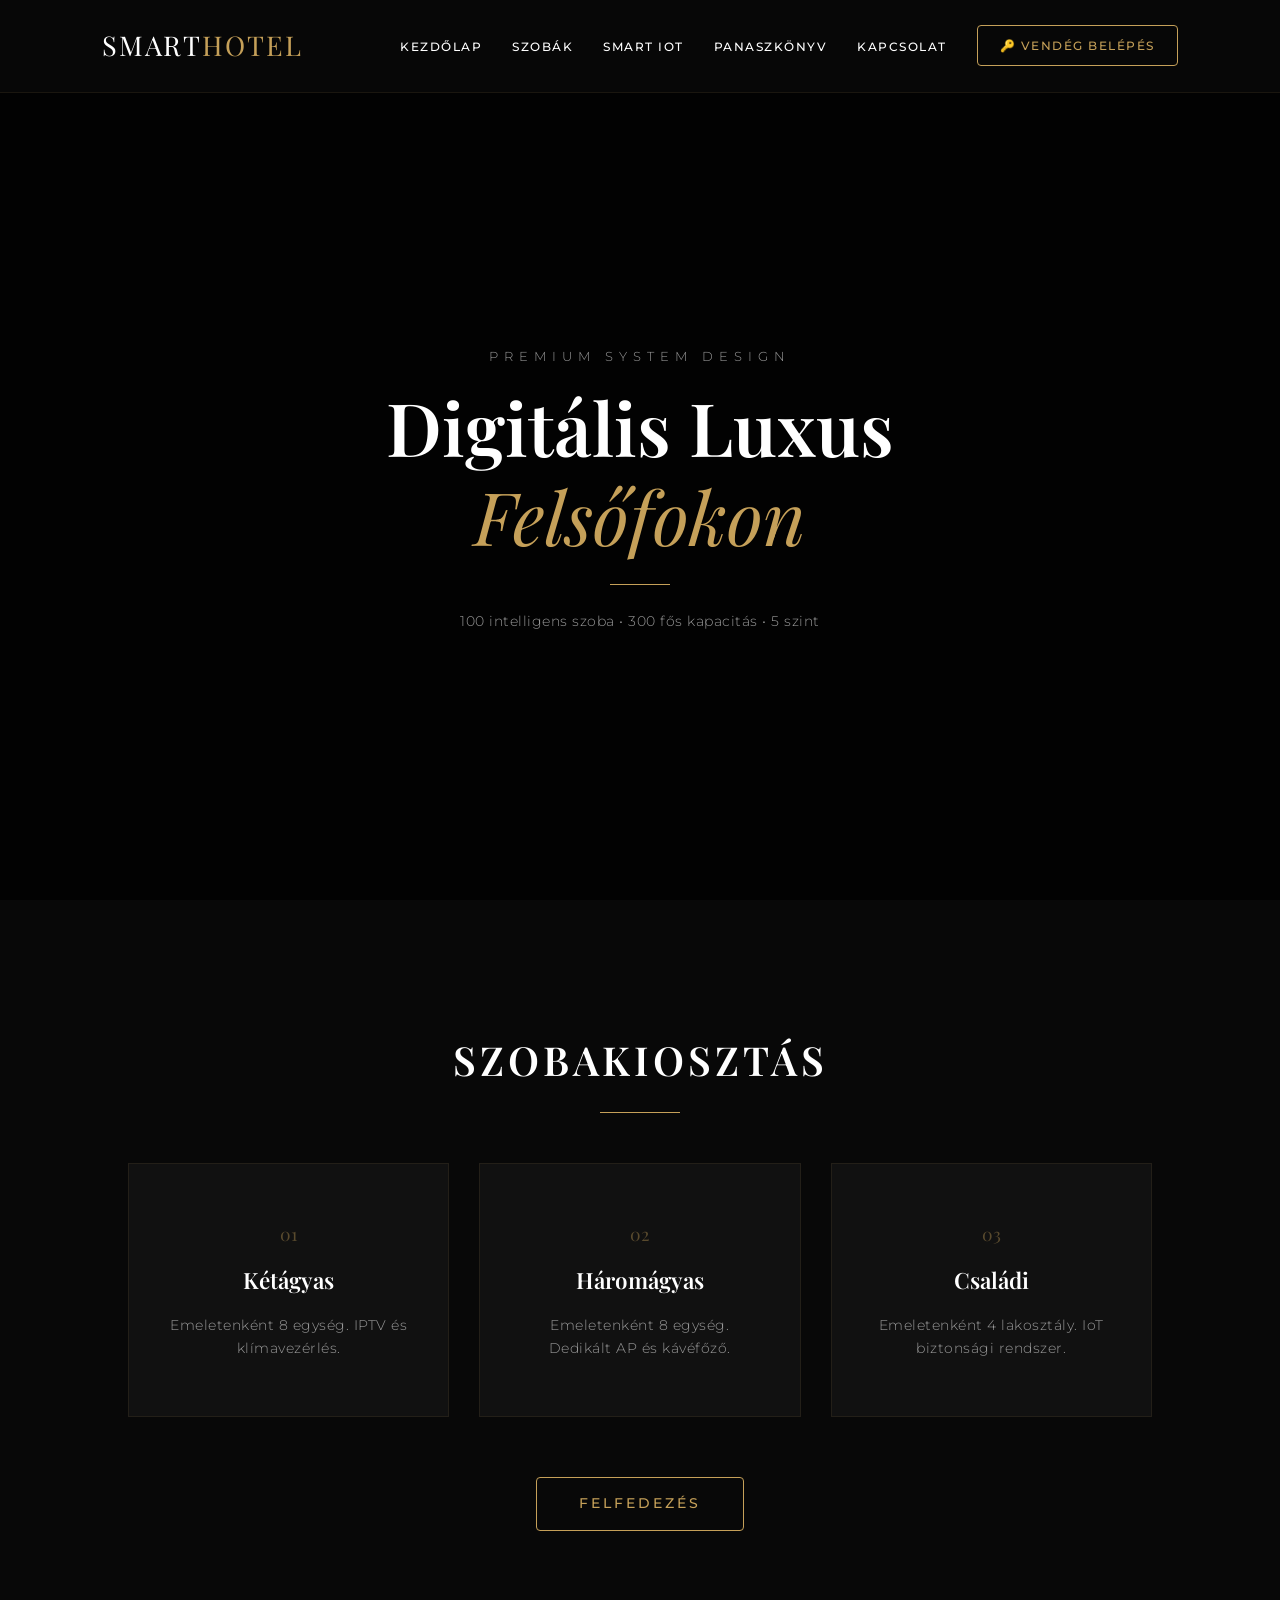
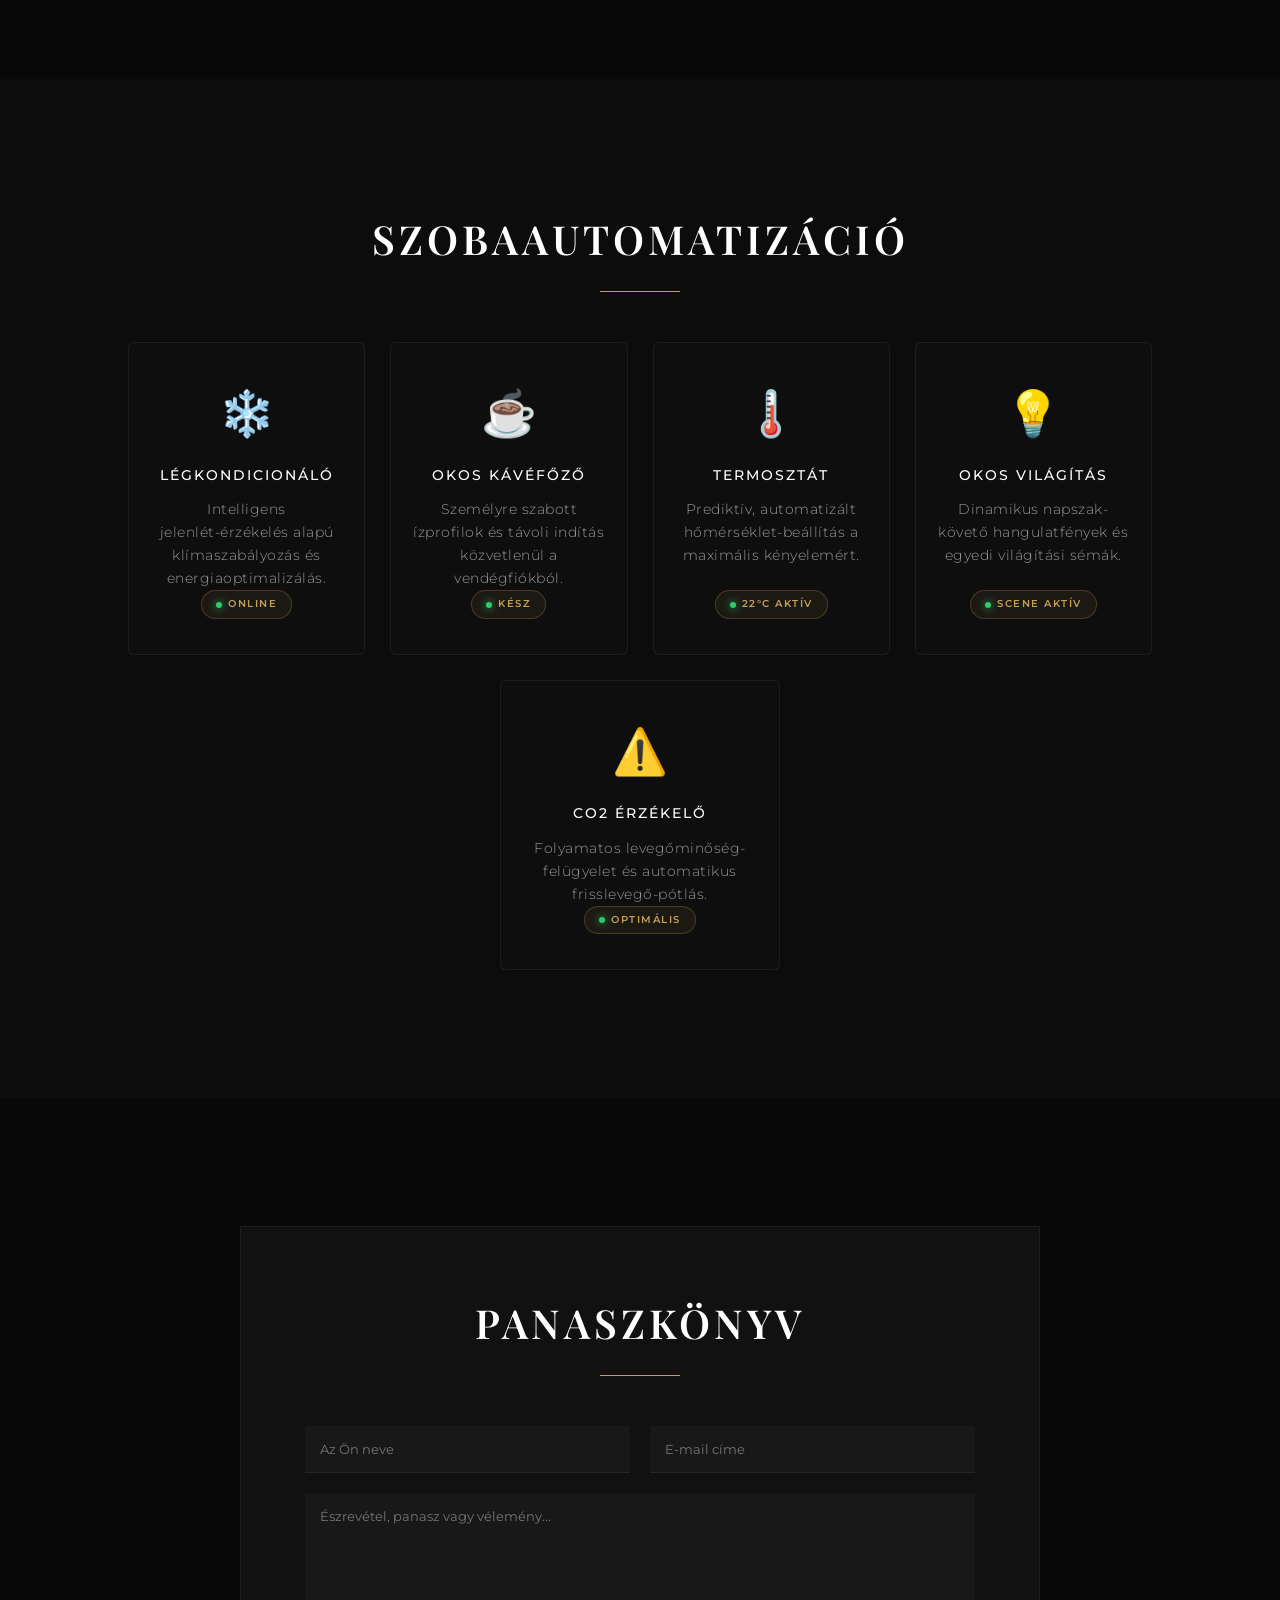
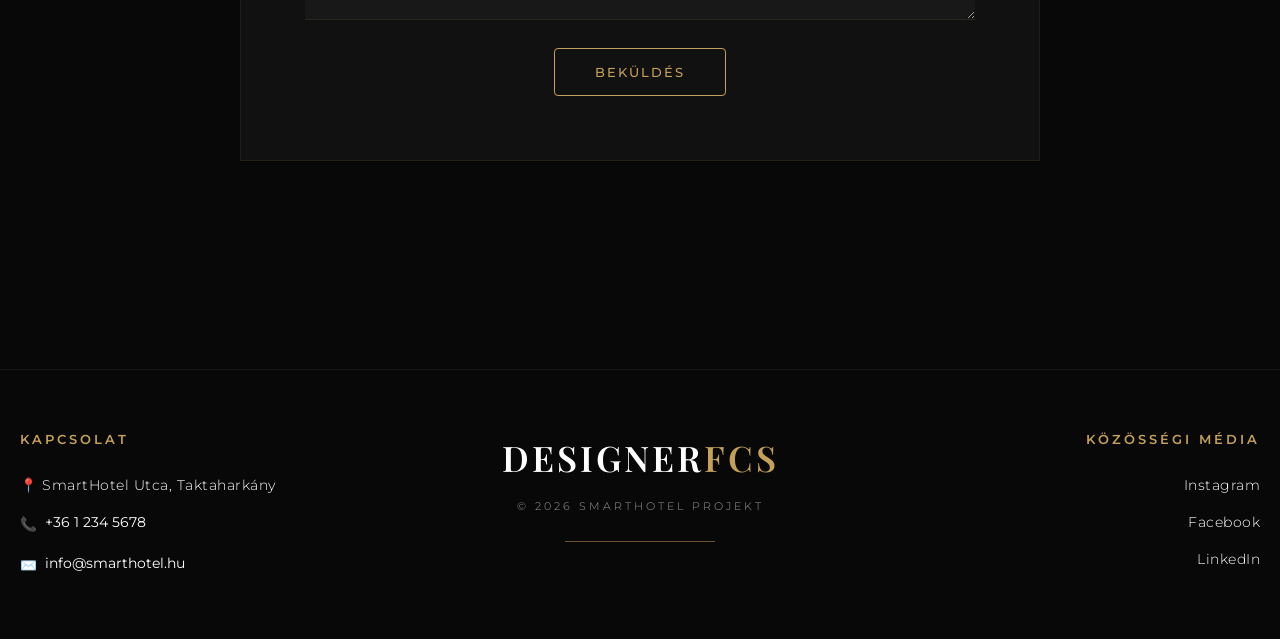
<file: index.html>
<!DOCTYPE html>
<html lang="hu">
<head>
    <meta charset="UTF-8">
    <meta name="viewport" content="width=device-width, initial-scale=1.0">
    <title>SmartHotel | Designer FCS</title>
    <link href="https://fonts.googleapis.com/css2?family=Montserrat:wght@200;300;400;500;600&family=Playfair+Display:ital,wght@0,600;0,700;1,400&display=swap" rel="stylesheet">
    <link rel="stylesheet" href="style.css?v=2.0">
</head>
<body>
    <header>
        <nav class="navbar">
            <div class="logo">SMART<span>HOTEL</span></div>
            <ul class="nav-links" id="nav-links">
                <li><a href="#home" class="nav-item-link">Kezdőlap</a></li>
                <li><a href="#rooms" class="nav-item-link">Szobák</a></li>
                <li><a href="#smart-features" class="nav-item-link">Smart IoT</a></li>
                <li><a href="#feedback" class="nav-item-link">Panaszkönyv</a></li>
                <li><a href="#footer" class="nav-item-link">Kapcsolat</a></li>
                <li><a href="vendegeknek.html" class="guest-nav-btn">🔑 VENDÉG BELÉPÉS</a></li>
            </ul>
            <div class="hamburger" id="hamburger">
                <span class="bar"></span>
                <span class="bar"></span>
                <span class="bar"></span>
            </div>
        </nav>
    </header>

    <section id="home" class="hero">
        <div class="hero-overlay"></div>
        <div class="hero-content">
            <p class="hero-tagline">PREMIUM SYSTEM DESIGN</p>
            <h1>Digitális Luxus <br><span>Felsőfokon</span></h1>
            <div class="hero-divider"></div>
            <p class="hero-desc">100 intelligens szoba • 300 fős kapacitás • 5 szint</p>
        </div>
    </section>

    <section id="rooms" class="container">
        <div class="header-group">
            <h2 class="section-title">Szobakiosztás</h2>
            <div class="header-line"></div>
        </div>
        <div class="grid">
            <div class="card">
                <span class="card-num">01</span>
                <h3>Kétágyas</h3>
                <p>Emeletenként 8 egység. IPTV és klímavezérlés.</p>
                <div class="card-deco"></div>
            </div>
            <div class="card">
                <span class="card-num">02</span>
                <h3>Háromágyas</h3>
                <p>Emeletenként 8 egység. Dedikált AP és kávéfőző.</p>
                <div class="card-deco"></div>
            </div>
            <div class="card">
                <span class="card-num">03</span>
                <h3>Családi</h3>
                <p>Emeletenként 4 lakosztály. IoT biztonsági rendszer.</p>
                <div class="card-deco"></div>
            </div>
        </div>
        <div style="text-align: center; margin-top: 60px; margin-bottom: 20px;">
            <a href="szobak.html" class="felfedezes-btn">Felfedezés</a>
        </div>
    </section>

    <section id="smart-features" class="container alt-bg">
        <div class="header-group">
            <h2 class="section-title">Szobaautomatizáció</h2>
            <div class="header-line"></div>
        </div>
        <div class="feature-flex-container">
            <div class="feature-item">
                <div class="f-icon">❄️</div>
                <span class="f-text">Légkondicionáló</span>
                <p class="f-desc">Intelligens jelenlét-érzékelés alapú klímaszabályozás és energiaoptimalizálás.</p>
                <span class="f-status">Online</span>
            </div>
            <div class="feature-item">
                <div class="f-icon">☕</div>
                <span class="f-text">Okos Kávéfőző</span>
                <p class="f-desc">Személyre szabott ízprofilok és távoli indítás közvetlenül a vendégfiókból.</p>
                <span class="f-status">Kész</span>
            </div>
            <div class="feature-item">
                <div class="f-icon">🌡️</div>
                <span class="f-text">Termosztát</span>
                <p class="f-desc">Prediktív, automatizált hőmérséklet-beállítás a maximális kényelemért.</p>
                <span class="f-status">22°C Aktív</span>
            </div>
            <div class="feature-item">
                <div class="f-icon">💡</div>
                <span class="f-text">Okos Világítás</span>
                <p class="f-desc">Dinamikus napszak-követő hangulatfények és egyedi világítási sémák.</p>
                <span class="f-status">Scene Aktív</span>
            </div>
            <div class="feature-item">
                <div class="f-icon">⚠️</div>
                <span class="f-text">CO2 Érzékelő</span>
                <p class="f-desc">Folyamatos levegőminőség-felügyelet és automatikus frisslevegő-pótlás.</p>
                <span class="f-status">Optimális</span>
            </div>
        </div>
    </section>

    <section id="feedback" class="container">
        <div class="form-container">
            <h2 class="section-title">Panaszkönyv</h2>
            <div class="header-line"></div>
            <form id="feedbackForm" class="styled-form">
                <div class="form-row">
                    <input type="text" placeholder="Az Ön neve" required>
                    <input type="email" placeholder="E-mail címe" required>
                </div>
                <textarea placeholder="Észrevétel, panasz vagy vélemény..." rows="6" required></textarea>
                <button type="submit" class="btn-gold">BEKÜLDÉS</button>
            </form>
        </div>
    </section>

    <footer class="main-hotel-footer" id="footer">
        <div class="footer-col footer-left">
            <h4 class="footer-heading">Kapcsolat</h4>
            <div class="footer-list">
                <p class="footer-item" style="color: white !important">📍 SmartHotel Utca, Taktaharkány</p>
                <div class="footer-item copy-wrapper">
                    📞 <span class="footer-link copy-action" data-text="+36 1 234 5678">+36 1 234 5678</span>
                    <span class="copy-tooltip">Másolva! 📋</span>
                </div>
                <div class="footer-item copy-wrapper">
                    ✉️ <span class="footer-link copy-action" data-text="info@smarthotel.hu">info@smarthotel.hu</span>
                    <span class="copy-tooltip">Másolva! 📋</span>
                </div>
            </div>
        </div>

        <div class="footer-col footer-center">
            <h2 class="footer-brand">DESIGNER<span>FCS</span></h2>
            <p class="footer-copy">© 2026 SmartHotel Projekt</p>
            <div class="footer-divider"></div>
        </div>

        <div class="footer-col footer-right">
            <h4 class="footer-heading">Közösségi Média</h4>
            <div class="footer-list">
                <p class="footer-item"><a href="https://www.instagram.com" target="_blank" rel="noopener noreferrer" class="footer-link">Instagram</a></p>
                <p class="footer-item"><a href="https://www.facebook.com" target="_blank" rel="noopener noreferrer" class="footer-link">Facebook</a></p>
                <p class="footer-item"><a href="https://linkedin.com" target="_blank" rel="noopener noreferrer" id="linkedin-staff-link" class="footer-link">LinkedIn</a></p>
            </div>
        </div>
    </footer>

    <script src="script.js"></script>
</body>
</html>
</file>
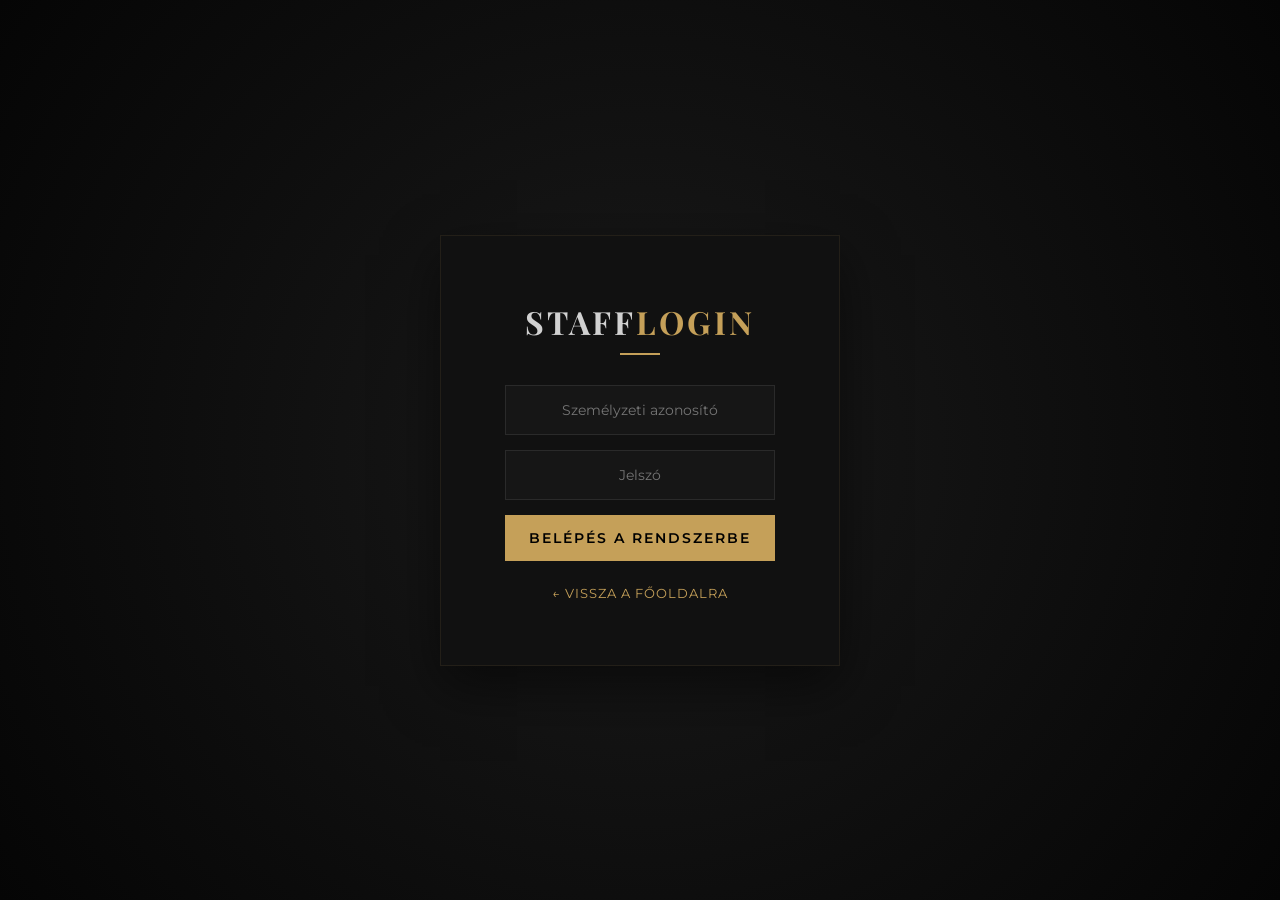
<file: admin.html>
<!DOCTYPE html>
<html lang="hu">
<head>
    <meta charset="UTF-8">
    <meta name="viewport" content="width=device-width, initial-scale=1.0">
    <title>SmartHotel | Staff Dashboard - FCS</title>
    <link href="https://fonts.googleapis.com/css2?family=Montserrat:wght@300;400;600&family=Playfair+Display:wght@700&display=swap" rel="stylesheet">
    <link rel="stylesheet" href="admin-style.css">
</head>
<body>

    <div id="login-overlay" class="login-page">
        <div class="login-card">
            <h2 class="fcs-logo">STAFF<span>LOGIN</span></h2>
            <div class="header-line"></div>
            <form id="login-form">
                <input type="text" id="username" placeholder="Személyzeti azonosító" required>
                <input type="password" id="password" placeholder="Jelszó" required>
                <button type="submit" class="btn-gold">BELÉPÉS A RENDSZERBE</button>
            </form>
            <p id="login-error" class="error-msg">Érvénytelen azonosító vagy jelszó!</p>
            <a href="index.html" style="display:block; margin-top:25px; color:#c5a059; font-size:0.8rem; text-decoration:none; text-transform:uppercase; letter-spacing:1px;">← Vissza a főoldalra</a>
        </div>
    </div>

    <div id="admin-dashboard" class="dashboard-container" style="display: none;">
        <aside class="sidebar">
            <div class="sidebar-header">
                <h2>SMART<span>HOTEL</span></h2>
                <p id="staff-name">Személyzet neve</p>
                <div class="header-line"></div>
            </div>
            <nav class="side-nav">
                <a href="#" class="active" data-tab="overview">📊 Áttekintés</a>
                <a href="#" data-tab="rooms">🔑 Szobakezelés</a>
                <a href="#" data-tab="calendar">📅 Foglalási Naptár</a>
                <a href="#" data-tab="feedback">📩 Panaszkönyv & Kérések</a>
                <a href="#" id="logout-btn" class="logout-link">🚪 Kijelentkezés</a>
            </nav>
        </aside>

        <main class="main-content">
            <header class="main-header">
                <h1 id="tab-title">📊 Áttekintés</h1>
                <div class="date-display" id="live-date">2026.05.26</div>
            </header>

            <section id="tab-overview" class="tab-content">
                <div class="stats-grid">
                    <div class="stat-card">
                        <h3>Kiadott Szobák</h3>
                        <div class="number" id="occupancy-rate">0%</div>
                        <div class="progress-container">
                            <div id="occupancy-bar" class="progress-bar" style="width: 0%"></div>
                        </div>
                    </div>
                    <div class="stats-mini-box">
                        <div class="mini-card">
                            <span class="label">Szabad szoba</span>
                            <span class="val green-text" id="free-count">0</span>
                        </div>
                        <div class="mini-card">
                            <span class="label">Foglalt szoba</span>
                            <span class="val red-text" id="occupied-count">0</span>
                        </div>
                    </div>
                    <div class="stat-card">
                        <h3>Aktív panaszok</h3>
                        <div class="number gold-text" id="complaint-count">0</div>
                        <p class="sub">Azonnali intézkedést igényel</p>
                    </div>
                    <div class="stat-card">
                        <h3>Archivált levelek</h3>
                        <div class="number" id="archive-count">0</div>
                        <p class="sub">Megoldott és lezárt kérések</p>
                    </div>
                </div>
            </section>

            <section id="tab-rooms" class="tab-content" style="display: none;">
                <div class="rooms-grid" id="rooms-display-container"></div>
            </section>

            <section id="tab-calendar" class="tab-content" style="display: none;">
                <div class="data-table-container">
                    <h3>Beérkezett Online Foglalások</h3>
                    <div class="header-line" style="margin-bottom:20px;"></div>
                    
                    <div style="overflow-x:auto; width:100%;">
                        <table style="width: 100%; border-collapse: collapse; background: #121215; border: 1px solid rgba(255,255,255,0.08); color: white; text-align: left;">
                            <thead>
                                <tr style="background: rgba(197, 160, 89, 0.2); color: #c5a059;">
                                    <th style="padding: 12px; border-bottom: 1px solid rgba(255,255,255,0.08);">Vendég Neve</th>
                                    <th style="padding: 12px; border-bottom: 1px solid rgba(255,255,255,0.08);">Szoba</th>
                                    <th style="padding: 12px; border-bottom: 1px solid rgba(255,255,255,0.08);">Típus</th>
                                    <th style="padding: 12px; border-bottom: 1px solid rgba(255,255,255,0.08);">Érkezés</th>
                                    <th style="padding: 12px; border-bottom: 1px solid rgba(255,255,255,0.08);">Távozás</th>
                                    <th style="padding: 12px; border-bottom: 1px solid rgba(255,255,255,0.08);">Éjszakák</th>
                                    <th style="padding: 12px; border-bottom: 1px solid rgba(255,255,255,0.08);">Összeg</th>
                                    <th style="padding: 12px; border-bottom: 1px solid rgba(255,255,255,0.08); text-align: center;">Művelet</th>
                                </tr>
                            </thead>
                            <tbody id="calendar-table-body"></tbody>
                        </table>
                    </div>
                </div>

                <div class="calendar-section">
                    <h3>Interaktív Foglalási Idővonal</h3>
                    <div class="header-line" style="margin-bottom:20px;"></div>
                    
                    <div class="calendar-nav-bar">
                        <button id="cal-prev-btn" class="btn-mini">◀ Előző Hét</button>
                        <h4 id="cal-period-title">2026.05.25 - 2026.05.31</h4>
                        <button id="cal-next-btn" class="btn-mini">Következő Hét ▶</button>
                    </div>

                    <div class="calendar-grid-container">
                        <table class="calendar-table">
                            <thead id="timeline-grid-head"></thead>
                            <tbody id="timeline-grid-body"></tbody>
                        </table>
                    </div>
                </div>
            </section>

            <section id="tab-feedback" class="tab-content" style="display: none;">
                <div class="data-table-container">
                    <h3>Beérkező Kérések & Rendelések</h3>
                    
                    <div class="tabs-container">
                        <button class="tab-btn active" id="tab-errors-btn">⚠️ Szobai Hibák & Panaszok</button>
                        <button class="tab-btn" id="tab-orders-btn">🛒 Minibár & Taxi Rendelések</button>
                    </div>

                    <div id="panel-errors" class="feedback-panel">
                        <div id="complaints-list-container"></div>
                    </div>
                    
                    <div id="panel-orders" class="feedback-panel" style="display: none;">
                        <div id="orders-list-container"></div>
                    </div>
                    
                    <div class="archive-section">
                        <button class="archive-toggle-btn" id="archiveToggleBtn">
                            🗄️ Megoldott levelek megtekintése (0) ▾
                        </button>
                        <div id="archive-panel" class="archive-panel" style="display: none;">
                            <div id="archive-list-container"></div>
                        </div>
                    </div>
                </div>
            </section>
        </main>
    </div>

    <div id="roomModal" class="modal-overlay">
        <div class="modal-content">
            <span id="closeModal" class="close-modal-btn">&times;</span>
            <h3 id="modal-room-title">101. Szoba teljes vezérlése</h3>
            <div class="header-line" style="margin-bottom:25px;"></div>

            <form id="room-edit-form">
                <input type="hidden" id="edit-room-id">
                
                <div class="form-group">
                    <label for="edit-room-status">Szoba Státusza:</label>
                    <select id="edit-room-status">
                        <option value="free">🟢 Szabad / LAKATLAN</option>
                        <option value="occupied">🔴 Foglalt / Kiadott</option>
                    </select>
                </div>

                <div class="form-group" id="guest-input-group">
                    <label for="edit-room-guest">Vendég Neve:</label>
                    <input type="text" id="edit-room-guest" placeholder="pl. Kovács János">
                </div>

                <div class="form-group" id="pin-input-group">
                    <label for="edit-room-pin">Belépési PIN Kód (4 jegyű):</label>
                    <input type="text" id="edit-room-pin" maxlength="4" placeholder="pl. 1234">
                </div>

                <div class="form-group" style="border-top: 1px solid rgba(255,255,255,0.05); padding-top: 15px;">
                    <label for="edit-room-ac">Légkondicionáló állapota:</label>
                    <select id="edit-room-ac">
                        <option value="on">🟢 Bekapcsolva (ON)</option>
                        <option value="off">⚫ Kikapcsolva (OFF)</option>
                    </select>
                </div>

                <div class="form-group">
                    <label for="edit-room-temp">Célhőmérséklet: <span id="temp-val-display" style="color:#c5a059; font-weight:600;">22</span>°C</label>
                    <input type="range" id="edit-room-temp" min="16" max="28" step="1" value="22" style="cursor:pointer; width:100%;">
                </div>

                <button type="submit" class="btn-gold" style="margin-top:20px; width:100%;">MÓDOSÍTÁSOK MENTÉSE</button>
            </form>
        </div>
    </div>

    <script src="admin-script.js"></script>
</body>
</html>
</file>
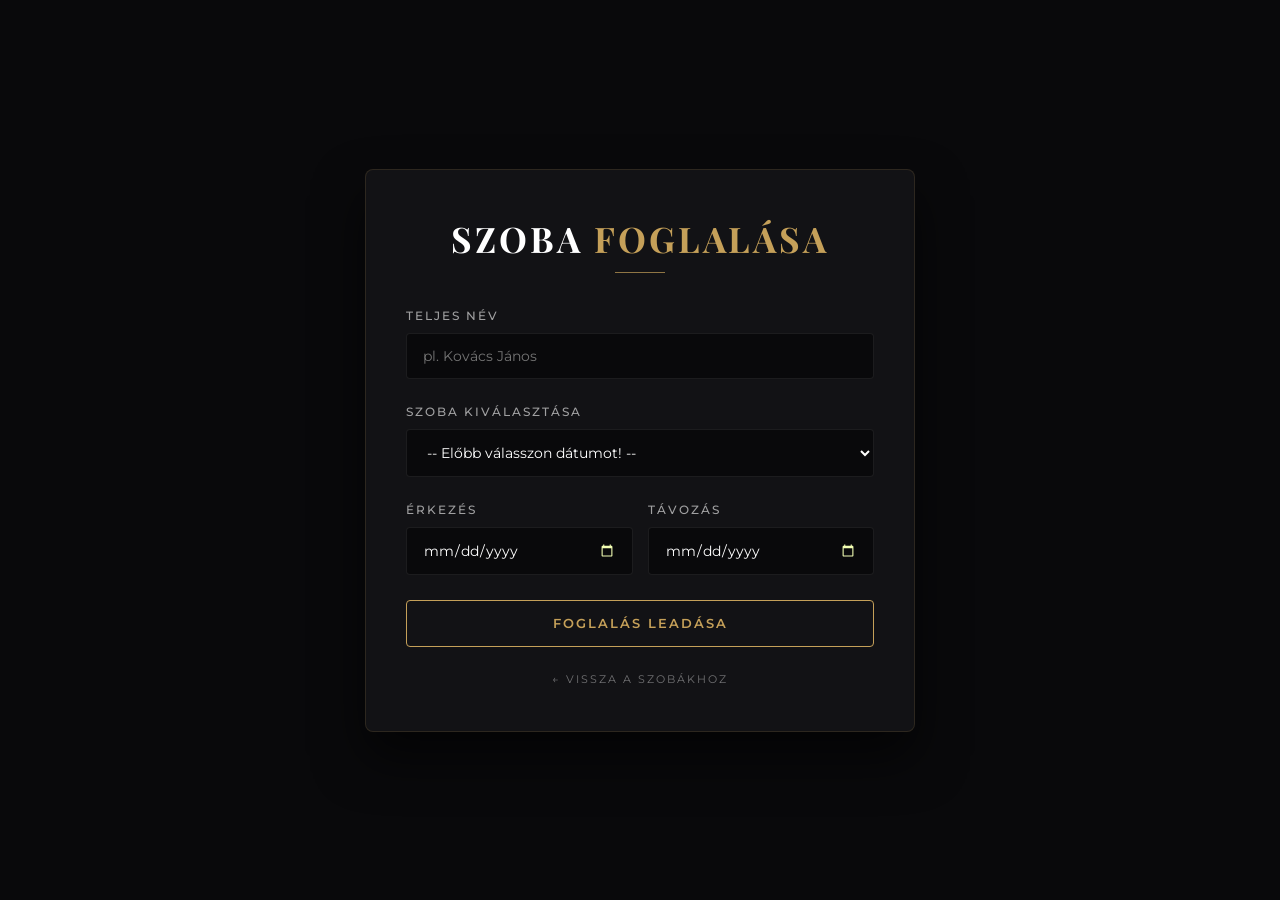
<file: foglalas.html>
<!DOCTYPE html>
<html lang="hu">
<head>
    <meta charset="UTF-8">
    <meta name="viewport" content="width=device-width, initial-scale=1.0">
    <title>SmartHotel | Szoba Foglalása</title>
    <link href="https://fonts.googleapis.com/css2?family=Montserrat:wght@300;400;500;600;700&family=Playfair+Display:wght@700&display=swap" rel="stylesheet">
    <link rel="stylesheet" href="foglalas.css?v=pure_fix">
</head>
<body>

    <div class="container">
        <h2 class="form-title">Szoba <span>Foglalása</span></h2>
        <div class="gold-line"></div>
        
        <form id="booking-form">
            <div class="form-group">
                <label for="guest-name">Teljes név</label>
                <input type="text" id="guest-name" placeholder="pl. Kovács János" required>
            </div>

            <div class="form-group">
                <label for="room-select">Szoba kiválasztása</label>
                <select id="room-select" required>
                    <option value="" disabled selected>Töltés...</option>
                </select>
            </div>

            <div style="display: flex; gap: 15px;">
                <div class="form-group" style="flex: 1;">
                    <label for="check-in-date">Érkezés</label>
                    <input type="date" id="check-in-date" required>
                </div>
                <div class="form-group" style="flex: 1;">
                    <label for="check-out-date">Távozás</label>
                    <input type="date" id="check-out-date" required>
                </div>
            </div>

            <div id="summary-box" class="summary-box">
                <div class="summary-row"><span>Szoba típusa:</span> <span id="sum-type">-</span></div>
                <div class="summary-row"><span>Éjszakák száma:</span> <span id="sum-nights">0</span></div>
                <div class="summary-row"><span>Ár / éjszaka:</span> <span id="sum-rate">0 Ft</span></div>
                <div class="summary-total"><span>Végösszeg:</span> <span id="sum-total">0 Ft</span></div>
            </div>

            <button type="submit" class="btn-gold">FOGLALÁS LEADÁSA</button>
        </form>
        
        <a href="szobak.html" class="back-link">← Vissza a szobákhoz</a>
    </div>

    <script src="foglalas.js"></script>
</body>
</html>
</file>
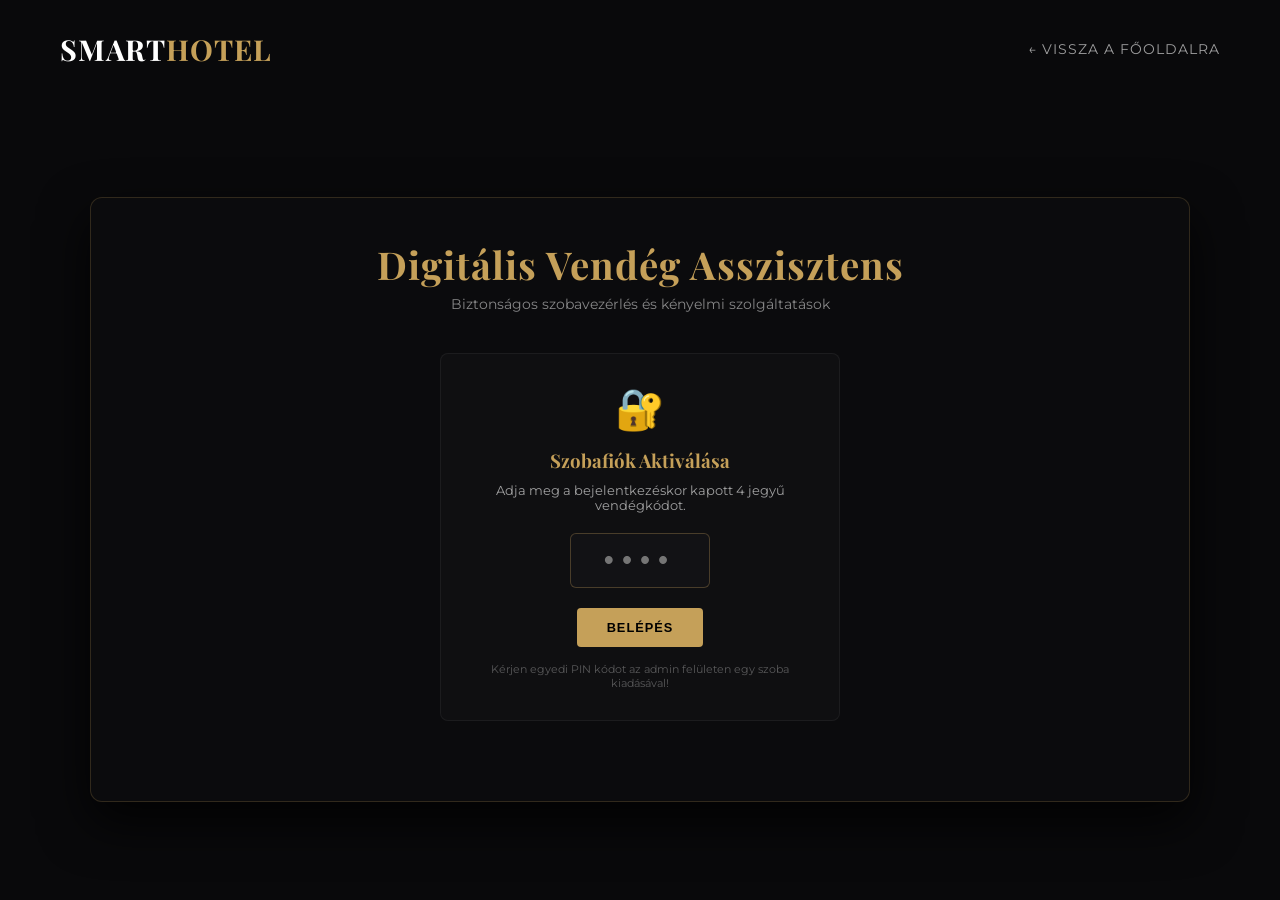
<file: vendegeknek.html>
<!DOCTYPE html>
<html lang="hu">
<head>
    <meta charset="UTF-8">
    <meta name="viewport" content="width=device-width, initial-scale=1.0">
    <title>SmartHotel | Digitális Vendég Asszisztens</title>
    <link href="https://fonts.googleapis.com/css2?family=Montserrat:wght@300;400;600&family=Playfair+Display:wght@700&display=swap" rel="stylesheet">
    <link rel="stylesheet" href="vendegeknek-style.css">
</head>
<body>

    <div class="nav-bar">
        <a href="index.html" class="logo">SMART<span>HOTEL</span></a>
        <a href="index.html" class="back-link">← Vissza a főoldalra</a>
    </div>

    <div class="main-container">
        <h2 style="font-family: 'Playfair Display', serif; text-align: center; color: #c5a059; font-size: 2.4rem; margin-bottom: 5px; letter-spacing: 1px;">Digitális Vendég Asszisztens</h2>
        <p style="text-align: center; opacity: 0.5; margin-bottom: 35px; font-size: 0.9rem;">Biztonságos szobavezérlés és kényelmi szolgáltatások</p>

        <div id="guest-login-section" style="max-width: 400px; margin: 40px auto; text-align: center; background: rgba(255,255,255,0.02); padding: 30px; border-radius: 8px; border: 1px solid rgba(255,255,255,0.05);">
            <div style="font-size: 2.5rem; margin-bottom: 15px;">🔐</div>
            <h3 style="color: #c5a059; margin-bottom: 10px; font-family: 'Playfair Display', serif;">Szobafiók Aktiválása</h3>
            <p style="font-size: 0.8rem; opacity: 0.6; margin-bottom: 20px;">Adja meg a bejelentkezéskor kapott 4 jegyű vendégkódot.</p>
            <input type="password" id="guest-pin-input" maxlength="4" placeholder="••••" style="width: 140px; text-align: center; font-size: 1.8rem; letter-spacing: 8px; padding: 10px; background: #121215; border: 1px solid rgba(197, 160, 89, 0.3); color: #c5a059; border-radius: 6px; outline: none; margin-bottom: 20px; display: block; margin-left: auto; margin-right: auto;">
            <button id="submit-pin-btn" style="background: #c5a059; color: black; border: none; padding: 12px 30px; font-weight: 600; border-radius: 4px; cursor: pointer; letter-spacing: 1px; text-transform: uppercase; font-size: 0.8rem;">Belépés</button>
            <p style="font-size: 0.7rem; opacity: 0.3; margin-top: 15px;">Kérjen egyedi PIN kódot az admin felületen egy szoba kiadásával!</p>
        </div>

        <div id="guest-control-section" style="display: none;">
            <div class="profile-bar" style="background: rgba(197, 160, 89, 0.05); border: 1px solid rgba(197, 160, 89, 0.2); padding: 15px 25px; border-radius: 6px; margin-bottom: 35px; display: flex; justify-content: space-between; align-items: center; flex-wrap: wrap;">
                <span id="active-room-title" style="font-weight: 600; color: #c5a059; letter-spacing: 0.5px;">--- szoba</span>
                <div class="status-group" style="display: flex; gap: 15px; align-items: center;">
                    <span style="font-size: 0.8rem; background: #2ecc71; color: black; padding: 5px 10px; border-radius: 4px; font-weight: 600; white-space: nowrap;">KAPCSOLAT: ÉLŐ IoT</span>
                    <button id="manual-logout-btn" style="background: rgba(231, 76, 60, 0.2); color: #e74c3c; border: 1px solid #e74c3c; padding: 5px 12px; border-radius: 4px; font-size: 0.75rem; cursor: pointer; font-weight: 600; white-space: nowrap;">🚪 BEZÁRÁS</button>
                </div>
            </div>

            <div class="cards-grid" style="display: grid; grid-template-columns: repeat(auto-fit, minmax(240px, 1fr)); gap: 25px;">
                
                <div style="background: rgba(255,255,255,0.01); border: 1px solid rgba(255,255,255,0.05); padding: 25px; border-radius: 6px; text-align: center; display: flex; flex-direction: column; justify-content: space-between; align-items: center;">
                    <div style="width: 100%;">
                        <h3 style="color: #c5a059; margin-bottom: 15px; font-size: 1.1rem; font-family: 'Playfair Display', serif;">🔑 Digitális Kulcs</h3>
                        <div style="background: white; padding: 15px; display: inline-block; border-radius: 8px; margin-bottom: 20px;">
                            <div style="width: 100px; height: 100px; background: repeating-linear-gradient(45deg, #000, #000 10px, #fff 10px, #fff 20px);"></div>
                        </div>
                    </div>
                    <button id="unlock-door-btn" style="width: 100%; background:#2ecc71; color:white; border:none; padding:12px; font-weight: 600; border-radius: 4px; cursor:pointer; font-size: 0.85rem; text-transform: uppercase;">🔓 Ajtó Nyitása</button>
                </div>

                <div style="background: rgba(255,255,255,0.01); border: 1px solid rgba(255,255,255,0.05); padding: 25px; border-radius: 6px; display: flex; flex-direction: column; justify-content: space-between;">
                    <div>
                        <h3 style="color: #c5a059; margin-bottom: 15px; font-size: 1.1rem; font-family: 'Playfair Display', serif;">💡 Szobavezérlés</h3>
                        <div style="margin-bottom: 15px; display: flex; justify-content: space-between; align-items: center;">
                            <span style="font-size: 0.85rem;">Világítás:</span>
                            <button id="demo-light-btn" style="background: #e74c3c; color: white; border: none; padding: 6px 12px; border-radius: 4px; cursor: pointer; font-weight: 600; font-size: 0.75rem;">KIKAPCSOLVA</button>
                        </div>
                        <div style="margin-bottom: 20px;">
                            <label style="display: block; margin-bottom: 8px; font-size: 0.85rem;">Hőmérséklet: <span id="demo-temp-display" style="color:#c5a059; font-weight:600;">22</span>°C</label>
                            <input type="range" id="demo-temp-range" min="16" max="28" value="22">
                        </div>
                    </div>
                    <div id="demo-room-preview" style="height: 45px; background: #121215; border-radius: 4px; display: flex; align-items: center; justify-content: center; font-size: 0.8rem; border: 1px solid rgba(255,255,255,0.03); color: rgba(255,255,255,0.4); text-align: center; padding: 5px;">
                        ⚫ Sötét szoba állapota
                    </div>
                </div>

                <div style="background: rgba(255,255,255,0.01); border: 1px solid rgba(255,255,255,0.05); padding: 25px; border-radius: 6px; display: flex; flex-direction: column; justify-content: space-between;">
                    <h3 style="color: #c5a059; margin-bottom: 12px; font-size: 1.1rem; font-family: 'Playfair Display', serif;">🛎 Rendelések & Szerviz</h3>
                    <form id="hotel-service-form" style="width: 100%;">
                        <select id="srv-type" style="width:100%; padding: 10px; background:#121215; border:1px solid rgba(255,255,255,0.08); color:white; border-radius:4px; margin-bottom: 12px; font-size: 0.8rem; outline: none;">
                            <option value="☕ Kávékapszula pótlás" data-price="1500">☕ Kávékapszula pótlás (1 500 Ft)</option>
                            <option value="🧹 Tiszta törölközők" data-price="0">🧹 Tiszta törölközők (0 Ft)</option>
                            <option value="⚠️ Hibabejelentés" data-price="0">⚠️ Műszaki hibabejelentés (0 Ft)</option>
                            <option value="🥤 Minibár: Coca-Cola" data-price="1200">🥤 Minibár: Coca-Cola (1 200 Ft)</option>
                            <option value="🍺 Minibár: Heineken sör" data-price="1800">🍺 Minibár: Heineken sör (1 800 Ft)</option>
                            <option value="🍿 Minibár: Pringles chips" data-price="2200">🍿 Minibár: Pringles chips (2 200 Ft)</option>
                            <option value="🚕 Fix áras Taxi rendelés" data-price="6500">🚕 Taxi rendelés a hotelhez (6 500 Ft)</option>
                        </select>
                        <textarea id="srv-msg" placeholder="Megjegyzés (pl. darabszám, taxi időpont...)" required style="width:100%; height: 70px; padding: 10px; background:#121215; border:1px solid rgba(255,255,255,0.08); color:white; border-radius:4px; margin-bottom: 12px; resize: none; font-size: 0.8rem; outline: none; line-height: 1.4;"></textarea>
                        <button type="submit" style="width: 100%; background: #c5a059; color: black; border: none; padding: 10px; font-weight: 600; border-radius: 4px; cursor: pointer; font-size: 0.75rem; text-transform: uppercase;">Küldés</button>
                    </form>
                </div>

                <div style="background: rgba(255,255,255,0.01); border: 1px solid rgba(255,255,255,0.05); padding: 25px; border-radius: 6px; display: flex; flex-direction: column; justify-content: space-between; text-align: center;">
                    <div>
                        <h3 style="color: #c5a059; margin-bottom: 12px; font-size: 1.1rem; font-family: 'Playfair Display', serif;">🛎️ Kijelentkezés</h3>
                        <p style="color: rgba(255,255,255,0.6); font-size: 0.82rem; margin-bottom: 15px; line-height: 1.4; text-align: left;">Hagyja el a szállodát sorban állás nélkül. Az igénybe vett szolgáltatások összege itt adódik össze.</p>
                        <div style="background: rgba(197, 160, 89, 0.05); border: 1px dashed rgba(197, 160, 89, 0.4); padding: 12px; border-radius: 4px; margin-bottom: 15px; font-size: 0.9rem; color: #c5a059; font-weight: 600;">
                            💰 Számla egyenleg: <span id="checkout-balance-display">0</span> Ft
                        </div>
                    </div>
                    <button id="express-checkout-btn" style="width: 100%; background: #e74c3c; color: white; border: none; padding: 12px; font-weight: 600; border-radius: 4px; cursor: pointer; font-size: 0.75rem; text-transform: uppercase;">Express Kijelentkezés</button>
                </div>

            </div>
        </div>
    </div>

    <script src="vendegeknek-script.js"></script>
</body>
</html>
</file>
<file: style.css>
/* ==========================================================================
   SMARTHOTEL - PRÉMIUM ARCULATI STÍLUSOK ÉS SKÁLÁZHATÓSÁGI FIXEK
   ========================================================================== */
:root {
    --bg: #080808;
    --card: #111111;
    --gold: #c5a059;
    --gold-dim: rgba(197, 160, 89, 0.1);
    --text: #ffffff;
    --text-muted: #999999;
    --font-serif: 'Playfair Display', serif;
    --font-sans: 'Montserrat', sans-serif;
}

* { margin: 0; padding: 0; box-sizing: border-box; }

body { 
    background: var(--bg); 
    color: var(--text); 
    font-family: var(--font-sans); 
    line-height: 1.6; 
    scroll-behavior: smooth; 
    -webkit-font-smoothing: antialiased;
}

/* Tipográfiai finomhangolás - Légies és konzisztens vastagságok */
p, .f-desc { 
    font-weight: 300 !important; 
    color: var(--text-muted) !important;
    font-size: 0.9rem;
    letter-spacing: 0.5px;
}
h1, h2, h3, h4 { font-weight: 600; }

/* Navbar Alapbeállítások */
.navbar {
    display: flex; justify-content: space-between; align-items: center;
    padding: 1.5rem 8%; background: rgba(8,8,8,0.98);
    position: fixed; width: 100%; top: 0; z-index: 1000;
    border-bottom: 1px solid var(--gold-dim);
}
.logo { font-family: var(--font-serif); font-size: 1.7rem; letter-spacing: 2px; }
.logo span { color: var(--gold); }
.nav-links { display: flex; list-style: none; align-items: center; }
.nav-links li { margin-left: 30px; }

/* Menüpontok vonalas LinkedIn stílusú animációja */
.nav-links .nav-item-link { 
    color: var(--text); 
    text-decoration: none; 
    font-size: 0.75rem; 
    text-transform: uppercase; 
    letter-spacing: 1.5px; 
    font-weight: 500;
    position: relative;
    padding-bottom: 6px;
    transition: color 0.3s ease;
}
.nav-links .nav-item-link::after {
    content: '';
    position: absolute;
    width: 0;
    height: 1px;
    bottom: 0;
    left: 50%;
    background-color: var(--gold);
    transition: all 0.35s cubic-bezier(0.25, 0.46, 0.45, 0.94);
    transform: translateX(-50%);
}
.nav-links .nav-item-link:hover { color: var(--gold); }
.nav-links .nav-item-link:hover::after { width: 100%; }

/* --- VENDÉG BELÉPÉS GOMB FIXÁLT HOVER EFFEKTJE --- */
.nav-links .guest-nav-btn {
    color: var(--gold) !important;
    font-family: var(--font-sans);
    font-weight: 500;
    font-size: 0.75rem;
    letter-spacing: 1.5px;
    border: 1px solid var(--gold);
    padding: 10px 22px;
    border-radius: 4px;
    text-decoration: none;
    white-space: nowrap;
    background: transparent;
    transition: all 0.4s cubic-bezier(0.165, 0.84, 0.44, 1);
    display: inline-block;
}
.nav-links .guest-nav-btn:hover {
    background: var(--gold) !important;
    color: #000000 !important;
    box-shadow: 0 0 20px rgba(197, 160, 89, 0.4);
    transform: translateY(-2px);
}

/* Hamburger Menü ikon */
.hamburger {
    display: none; flex-direction: column; justify-content: space-between;
    width: 30px; height: 20px; cursor: pointer; z-index: 1101;
}
.bar { width: 100%; height: 3px; background-color: var(--gold); transition: 0.4s; }

/* Hero Szekció */
.hero {
    height: 100vh; padding-top: 80px;
    background: url('https://images.unsplash.com/photo-1542314831-068cd1dbfeeb?q=80&w=2070&auto=format&fit=crop') center/cover;
    display: flex; align-items: center; justify-content: center; position: relative; text-align: center;
}
.hero-overlay { position: absolute; top: 0; left: 0; width: 100%; height: 100%; background: rgba(0,0,0,0.75); }
.hero-content { position: relative; z-index: 1; }
.hero h1 { font-family: var(--font-serif); font-size: 4.6rem; color: #fff; line-height: 1.2; }
.hero h1 span { color: var(--gold); font-style: italic; font-weight: 400; }
.hero-tagline { color: var(--gold); letter-spacing: 6px; font-size: 0.8rem; margin-bottom: 15px; font-weight: 500; }
.hero-divider { width: 60px; height: 1px; background: var(--gold); margin: 25px auto; }

/* Konténerek */
.container { padding: 8rem 10%; text-align: center; }
.alt-bg { background: #0c0c0c; }
.section-title { font-family: var(--font-serif); font-size: 2.5rem; color: #fff; text-transform: uppercase; letter-spacing: 4px; }
.header-line { width: 80px; height: 1px; background: var(--gold); margin: 20px auto 50px; }

/* Szobák rács */
.grid { display: grid; grid-template-columns: repeat(3, 1fr); gap: 30px; }
.card { background: var(--card); padding: 3.5rem 2.5rem; border: 1px solid var(--gold-dim); transition: 0.4s cubic-bezier(0.165, 0.84, 0.44, 1); position: relative; }
.card h3 { font-family: var(--font-serif); font-size: 1.4rem; margin-bottom: 15px; }
.card:hover { transform: translateY(-8px); border-color: rgba(197, 160, 89, 0.4); box-shadow: 0 15px 30px rgba(0,0,0,0.5); }
.card-num { color: var(--gold); font-family: var(--font-serif); opacity: 0.4; margin-bottom: 15px; display: block; font-size: 1.1rem; }
.card-deco { position: absolute; bottom: 0; left: 0; width: 0; height: 2px; background: var(--gold); transition: 0.4s; }
.card:hover .card-deco { width: 100%; }

/* Főoldali Felfedezés gomb */
.felfedezes-btn {
    display: inline-block; color: var(--gold); background: transparent; padding: 15px 42px; border: 1px solid var(--gold);
    text-decoration: none; font-weight: 500; text-transform: uppercase; border-radius: 4px; font-size: 0.85rem; letter-spacing: 3px;
    transition: all 0.4s cubic-bezier(0.165, 0.84, 0.44, 1);
}
.felfedezes-btn:hover {
    background: var(--gold); color: #000000; box-shadow: 0 0 20px rgba(197, 160, 89, 0.4); transform: translateY(-2px);
}

/* --- TÖKÉLETES, ARÁNYOS FLEXIBILIS SMART IOT RÁCS (5 ELEMRE SPECIFIKÁLVA) --- */
.feature-flex-container {
    display: flex; flex-wrap: wrap; justify-content: center; gap: 25px; margin-top: 50px; width: 100%;
}
.feature-item {
    flex: 1 1 calc(20% - 25px); min-width: 230px; max-width: 280px;
    display: flex; flex-direction: column; align-items: center; text-align: center; padding: 35px 20px;
    background: rgba(255, 255, 255, 0.01); border: 1px solid rgba(197, 160, 89, 0.1); border-radius: 6px;
    transition: all 0.4s cubic-bezier(0.165, 0.84, 0.44, 1);
}
.feature-item:hover {
    background: rgba(197, 160, 89, 0.04); border-color: rgba(197, 160, 89, 0.4); transform: translateY(-5px); box-shadow: 0 15px 35px rgba(0, 0, 0, 0.6);
}
.f-icon { font-size: 2.8rem; margin-bottom: 15px; transition: transform 0.4s ease; }
.feature-item:hover .f-icon { transform: scale(1.1); }
.f-text { font-size: 0.85rem; color: #ffffff; font-weight: 500; text-transform: uppercase; letter-spacing: 2px; margin-bottom: 12px; }
.f-status {
    font-size: 0.65rem; font-weight: 600; text-transform: uppercase; letter-spacing: 1.5px; color: var(--gold);
    background: rgba(197, 160, 89, 0.08); padding: 5px 14px; border-radius: 20px; border: 1px solid rgba(197, 160, 89, 0.25);
    margin-top: auto; display: inline-flex; align-items: center; gap: 6px;
}
.f-status::before { content: ''; display: inline-block; width: 6px; height: 6px; background: #2ecc71; border-radius: 50%; box-shadow: 0 0 8px #2ecc71; }

/* Űrlap */
.form-container { max-width: 800px; margin: 0 auto; background: var(--card); padding: 4rem; border: 1px solid var(--gold-dim); }
.form-row { display: grid; grid-template-columns: 1fr 1fr; gap: 20px; margin-bottom: 20px; }
.styled-form input, .styled-form textarea { width: 100%; background: rgba(255,255,255,0.03); border: none; border-bottom: 1px solid var(--gold-dim); padding: 15px; color: #fff; font-family: inherit; transition: 0.3s; }
.styled-form input:focus, .styled-form textarea:focus { outline: none; border-bottom-color: var(--gold); background: rgba(197, 160, 89, 0.05); }
/* --- ŰRLAP GOMB FIXÁLÁSA CONZISZTENS LUXUS HOVER EFFEKTRE --- */
.btn-gold { 
    background: transparent; 
    color: var(--gold); 
    border: 1px solid var(--gold); 
    padding: 15px 40px; 
    font-family: var(--font-sans);
    font-weight: 500; 
    cursor: pointer; 
    margin-top: 20px; 
    text-transform: uppercase; 
    letter-spacing: 2px; 
    border-radius: 4px;
    transition: all 0.4s cubic-bezier(0.165, 0.84, 0.44, 1);
    display: inline-block;
}

.btn-gold:hover { 
    background: var(--gold) !important; 
    color: #000000 !important; 
    box-shadow: 0 0 20px rgba(197, 160, 89, 0.4);
    transform: translateY(-2px);
}

/* Lábléc (Footer) Reszponzív skálázódással */
.main-hotel-footer {
    width: 100%; max-width: 1300px; margin: 80px auto 0 auto; padding: 60px 20px;
    border-top: 1px solid rgba(255, 255, 255, 0.05); display: grid; grid-template-columns: repeat(3, 1fr); gap: 20px;
}
.footer-col { display: flex; flex-direction: column; }
.footer-left { align-items: flex-start; text-align: left; }
.footer-center { align-items: center; text-align: center; }
.footer-right { align-items: flex-end; text-align: right; }
.footer-heading { color: var(--gold); font-size: 0.8rem; text-transform: uppercase; letter-spacing: 3px; margin-bottom: 25px; }
.footer-list { display: flex; flex-direction: column; gap: 15px; }
.footer-item { color: #ffffff; font-size: 0.85rem; }
.footer-link { color: #ffffff; text-decoration: none; position: relative; padding-bottom: 4px; transition: color 0.3s ease; }
.footer-link::after { content: ''; position: absolute; width: 0; height: 1px; bottom: 0; left: 0; background-color: var(--gold); transition: width 0.3s ease; }
.footer-right .footer-link::after { left: auto; right: 0; }
.footer-link:hover { color: var(--gold); }
.footer-link:hover::after { width: 100%; }
.footer-brand { font-family: var(--font-serif); color: #ffffff; font-size: 2.2rem; letter-spacing: 3px; margin-bottom: 12px; }
.footer-brand span { color: var(--gold); }
.footer-copy { color: rgba(255, 255, 255, 0.4); font-size: 0.7rem; text-transform: uppercase; letter-spacing: 3px; margin-bottom: 25px; }
.footer-divider { width: 150px; height: 1px; background: var(--gold); opacity: 0.5; }

/* --- RESZPONZÍV MÁSOLÁSI WRAPPER ÉS TOOLTIP --- */
.copy-wrapper { position: relative; display: flex; align-items: center; gap: 8px; }
.copy-action { cursor: pointer; }
.copy-tooltip {
    position: absolute; background-color: var(--gold); color: #000000; font-size: 0.65rem; font-weight: 600;
    text-transform: uppercase; letter-spacing: 1px; padding: 4px 10px; border-radius: 4px; white-space: nowrap;
    opacity: 0; visibility: hidden; left: 105%; top: 50%; transform: translateY(-50%) translateX(-10px);
    transition: all 0.3s cubic-bezier(0.165, 0.84, 0.44, 1); pointer-events: none; z-index: 10;
}
.copy-tooltip.active { opacity: 1; visibility: visible; transform: translateY(-50%) translateX(0); }

/* --- MOBIL NÉZET ÉS SKÁLÁZHATÓSÁGI GAZDÁLKODÁS --- */
@media (max-width: 992px) {
    .feature-item { flex: 1 1 calc(33.33% - 25px); }
}

@media (max-width: 768px) {
    .hamburger { display: flex; }
    .nav-links {
        position: fixed; right: -100%; top: 0; height: 100vh; width: 100%; background: rgba(8, 8, 8, 0.97);
        backdrop-filter: blur(15px); flex-direction: column; justify-content: center; align-items: center; transition: 0.5s;
    }
    .nav-links.active { right: 0; }
    .nav-links li { margin: 22px 0; margin-left: 0; }
    .nav-links .nav-item-link { font-size: 1.2rem; }
    .nav-links .guest-nav-btn { font-size: 1.1rem; padding: 12px 25px; }
    
    .hamburger.open .bar:nth-child(1) { transform: translateY(8.5px) rotate(45deg); }
    .hamburger.open .bar:nth-child(2) { opacity: 0; }
    .hamburger.open .bar:nth-child(3) { transform: translateY(-8.5px) rotate(-45deg); }

    .grid, .form-row { grid-template-columns: 1fr; }
    .feature-item { flex: 1 1 100%; max-width: 100%; }
    .hero h1 { font-size: 2.6rem; }
    
    .main-hotel-footer { grid-template-columns: 1fr; gap: 40px; text-align: center; }
    .footer-col, .footer-left, .footer-right { align-items: center; text-align: center; }
    .copy-wrapper { justify-content: center; }
    .copy-tooltip { left: 50%; top: 120%; transform: translateX(-50%) translateY(-5px); }
    .copy-tooltip.active { transform: translateX(-50%) translateY(0); }
}
</file>
<file: admin-style.css>
:root {
    --bg-dark: #0a0a0a;
    --sidebar-bg: #111111;
    --panel-bg: #0f0f0f;
    --gold: #c5a059;
    --text: #d1d1d1;
    --green: #2ecc71;
    --red: #e74c3c;
}

* { margin: 0; padding: 0; box-sizing: border-box; }
body { background: var(--bg-dark); color: var(--text); font-family: 'Montserrat', sans-serif; overflow-x: hidden; }

/* LOGIN KÉPERNYŐ */
.login-page {
    height: 100vh; display: flex; align-items: center; justify-content: center;
    background: radial-gradient(circle, #1a1a1a 0%, #050505 100%);
}
.login-card {
    background: var(--sidebar-bg); padding: 4rem; width: 400px; text-align: center;
    border: 1px solid rgba(197, 160, 89, 0.1); box-shadow: 0 20px 50px rgba(0,0,0,0.5);
}
.fcs-logo { font-family: 'Playfair Display', serif; letter-spacing: 3px; font-size: 2rem; margin-bottom: 10px; }
.fcs-logo span { color: var(--gold); }
.header-line { width: 40px; height: 2px; background: var(--gold); margin: 0 auto 30px auto; }

.login-card input {
    width: 100%; padding: 15px; margin-bottom: 15px; background: #161616;
    border: 1px solid #2a2a2a; color: #fff; font-family: inherit; font-size: 0.9rem; text-align: center;
    transition: 0.3s;
}
.login-card input:focus { outline: none; border-color: var(--gold); }

.btn-gold {
    background: var(--gold); color: #000; border: none; padding: 15px; width: 100%;
    font-weight: 600; letter-spacing: 2px; cursor: pointer; transition: 0.3s; font-family: inherit; font-size: 0.85rem;
}
.btn-gold:hover { background: #b08d4b; box-shadow: 0 5px 15px rgba(197, 160, 89, 0.2); }
.error-msg { color: var(--red); font-size: 0.85rem; margin-top: 15px; display: none; }

/* RECONSTRUCTED LAYOUT */
.dashboard-container { display: grid; grid-template-columns: 280px 1fr; height: 100vh; }

/* SIDEBAR */
.sidebar { background: var(--sidebar-bg); padding: 2.5rem 1.5rem; display: flex; flex-direction: column; border-right: 1px solid rgba(255,255,255,0.02); }
.sidebar-header { text-align: center; margin-bottom: 2rem; }
.sidebar-header h2 { font-family: 'Playfair Display', serif; letter-spacing: 2px; font-size: 1.5rem; margin-bottom: 5px; }
.sidebar-header h2 span { color: var(--gold); }
.sidebar-header p { font-size: 0.8rem; opacity: 0.5; text-transform: uppercase; letter-spacing: 1px; margin-bottom: 15px; }

.side-nav { display: flex; flex-direction: column; gap: 8px; }
.side-nav a {
    color: var(--text); text-decoration: none; padding: 14px 20px; font-size: 0.9rem;
    border-radius: 4px; transition: 0.3s; display: flex; align-items: center; gap: 12px;
}
.side-nav a:hover, .side-nav a.active { background: rgba(197, 160, 89, 0.08); color: var(--gold); font-weight: 600; }
.logout-link { margin-top: auto; border-top: 1px solid rgba(255,255,255,0.05); padding-top: 20px !important; opacity: 0.7; }
.logout-link:hover { color: var(--red) !important; background: rgba(231, 76, 60, 0.05) !important; }

/* MAIN CONTENT */
.main-content { padding: 3rem; overflow-y: auto; background: var(--bg-dark); }
.main-header { display: flex; justify-content: space-between; align-items: center; margin-bottom: 3rem; border-bottom: 1px solid rgba(255,255,255,0.03); padding-bottom: 1.5rem; }
.main-header h1 { font-family: 'Playfair Display', serif; font-size: 2.2rem; color: #fff; }
.date-display { font-size: 0.85rem; opacity: 0.4; letter-spacing: 1px; text-transform: uppercase; }

/* TAB OVERVIEW PANEL */
.stats-grid { display: grid; grid-template-columns: repeat(auto-fit, minmax(240px, 1fr)); gap: 25px; margin-bottom: 40px; }
.stat-card { background: var(--panel-bg); border: 1px solid rgba(255,255,255,0.02); padding: 2rem; border-radius: 4px; position: relative; }
.stat-card h3 { font-size: 0.8rem; text-transform: uppercase; letter-spacing: 1.5px; opacity: 0.4; margin-bottom: 15px; font-family: 'Montserrat', sans-serif; }
.stat-card .number { font-size: 2.8rem; font-weight: 300; font-family: 'Playfair Display', serif; margin-bottom: 10px; }
.stat-card .sub { font-size: 0.8rem; opacity: 0.4; }

.stats-mini-box { display: flex; flex-direction: column; gap: 15px; }
.mini-card { background: var(--panel-bg); padding: 1.3rem; border-radius: 4px; display: flex; justify-content: space-between; align-items: center; border: 1px solid rgba(255,255,255,0.02); }
.mini-card .label { font-size: 0.8rem; opacity: 0.5; text-transform: uppercase; }
.mini-card .val { font-size: 1.4rem; font-weight: 600; }

.progress-container { width: 100%; height: 3px; background: rgba(255,255,255,0.05); margin-top: 15px; border-radius: 2px; overflow: hidden; }
.progress-bar { height: 100%; background: var(--gold); width: 0%; transition: width 1s ease; }

.green-text { color: var(--green); }
.red-text { color: var(--red); }
.gold-text { color: var(--gold); }

/* TAB ROOMS PANELS */
.rooms-grid { display: grid; grid-template-columns: repeat(auto-fill, minmax(280px, 1fr)); gap: 20px; }
.room-status-card { background: var(--panel-bg); border: 1px solid rgba(255,255,255,0.03); padding: 20px; border-radius: 4px; transition: 0.3s; }
.room-status-card:hover { transform: translateY(-3px); border-color: rgba(197,160,89,0.2); }
.room-card-header { display: flex; justify-content: space-between; align-items: center; margin-bottom: 15px; }
.room-card-header h4 { font-family: 'Playfair Display', serif; font-size: 1.25rem; }
.room-badge { font-size: 0.75rem; text-transform: uppercase; font-weight: 600; letter-spacing: 0.5px; }

.room-guest { font-size: 0.9rem; margin-bottom: 15px; opacity: 0.8; padding-bottom: 12px; border-bottom: 1px solid rgba(255,255,255,0.03); }
.room-controls { display: flex; flex-direction: column; gap: 8px; font-size: 0.85rem; }
.room-controls label { display: flex; justify-content: space-between; align-items: center; opacity: 0.6; }

.iot-toggle-btn { background: #222; border: 1px solid #444; color: #666; padding: 4px 10px; font-size: 0.75rem; font-weight: 600; cursor: pointer; border-radius: 2px; }
.iot-toggle-btn.active { background: rgba(197,160,89,0.1); border-color: var(--gold); color: var(--gold); }

.btn-mini { background: transparent; border: 1px solid rgba(255,255,255,0.1); color: var(--text); padding: 8px 12px; font-size: 0.75rem; font-weight: 600; text-transform: uppercase; letter-spacing: 1px; cursor: pointer; border-radius: 2px; transition: 0.3s; font-family: inherit; }
.btn-mini:hover { border-color: var(--gold); color: var(--gold); background: rgba(197,160,89,0.03); }

/* FEEDBACKS DATA TAB */
.data-table-container { background: var(--panel-bg); padding: 2.5rem; border-radius: 4px; border: 1px solid rgba(255,255,255,0.02); margin-bottom: 30px; }
.data-table-container h3 { font-family: 'Playfair Display', serif; font-size: 1.4rem; margin-bottom: 25px; }

.complaint-item { background: #0c0c0c; border: 1px solid rgba(255,255,255,0.03); padding: 20px; border-radius: 4px; margin-bottom: 15px; position: relative; display: flex; flex-direction: column; gap: 10px; }
.complaint-meta { font-size: 0.85rem; color: var(--gold); letter-spacing: 0.5px; }
.complaint-text { font-size: 0.95rem; opacity: 0.8; line-height: 1.5; font-style: italic; }
.complaint-item .btn-mini { align-self: flex-start; margin-top: 5px; }

/* MODAL WINDOWS (SKÁLÁZHATÓ JAVÍTÁS) */
.modal-overlay {
    position: fixed; top: 0; left: 0; width: 100%; height: 100%;
    background: rgba(0, 0, 0, 0.85); display: none; align-items: center; justify-content: center; z-index: 3000; padding: 20px;
}
.modal-content {
    background: var(--sidebar-bg); padding: 3rem; width: 100%; max-width: 450px;
    border: 1px solid var(--gold); position: relative; text-align: left;
    max-height: 90vh; overflow-y: auto; box-shadow: 0 10px 40px rgba(0,0,0,0.8);
}
.close-modal-btn {
    position: absolute; top: 15px; right: 20px; font-size: 2rem;
    color: #fff; cursor: pointer; opacity: 0.5; transition: 0.3s;
}
.close-modal-btn:hover { opacity: 1; color: var(--gold); }

.form-group { margin-bottom: 20px; display: flex; flex-direction: column; gap: 8px; }
.form-group label { font-size: 0.85rem; text-transform: uppercase; letter-spacing: 1px; color: var(--gold); }
.form-group select, .form-group input {
    width: 100%; padding: 12px; background: #222; border: 1px solid #444; color: #fff; font-family: inherit;
}
.form-group select:focus, .form-group input:focus { outline: none; border-color: var(--gold); }

/* ARCHÍVUM ACCORDION */
.archive-toggle-btn {
    width: 100%; background: #161616; border: 1px solid rgba(255,255,255,0.03); color: var(--text); padding: 15px; text-align: left; cursor: pointer; font-family: inherit; font-size: 0.9rem; font-weight: 600; display: flex; justify-content: space-between; align-items: center; transition: 0.3s;
}
.archive-toggle-btn:hover { background: #1d1d1d; border-color: rgba(197,160,89,0.2); }
.archive-panel { padding: 20px; background: #0a0a0a; border: 1px solid rgba(255,255,255,0.02); border-top: none; }
.archive-item { opacity: 0.5; transition: 0.3s; }
.archive-item:hover { opacity: 0.9; }

/* ÚJ FÜL-STÍLUSOK A PANASZKÖNYVBEN */
.tabs-container {
    display: flex; gap: 10px; margin-bottom: 25px; border-bottom: 1px solid rgba(255,255,255,0.05);
}
.tab-btn {
    background: transparent; border: 1px solid transparent; color: rgba(255,255,255,0.4); padding: 12px 20px; font-weight: 600; cursor: pointer; font-family: inherit; font-size: 0.85rem; text-transform: uppercase; transition: all 0.3s ease;
}
.tab-btn:hover { color: #fff; }
.tab-btn.active { color: var(--gold); border-bottom: 2px solid var(--gold); }
.room-pin-display { display: block; font-size: 0.75rem; opacity: 0.5; margin-top: 4px; }

/* Nagy Foglalási Naptár (Idővonal) Stílusa */
.calendar-section {
    background: #121215;
    padding: 25px;
    border-radius: 8px;
    border: 1px solid rgba(255,255,255,0.05);
    margin-top: 30px;
}
.calendar-section h3 {
    font-family: 'Playfair Display', serif;
    color: #c5a059;
    margin-bottom: 20px;
    font-size: 1.4rem;
}
.calendar-grid-container {
    overflow-x: auto;
    width: 100%;
}
.calendar-table {
    width: 100%;
    border-collapse: collapse;
    min-width: 800px;
}
.calendar-table th, .calendar-table td {
    border: 1px solid rgba(255,255,255,0.08);
    padding: 12px 10px;
    text-align: center;
    font-size: 0.85rem;
}
.calendar-table th {
    background: rgba(255,255,255,0.02);
    color: #aaa;
    font-weight: 600;
}
.room-col {
    background: rgba(197, 160, 89, 0.05);
    color: #c5a059;
    font-weight: 600;
    text-align: left !important;
    min-width: 130px;
}
.booked-cell {
    background: rgba(197, 160, 89, 0.25) !important;
    color: #fff;
    border-left: 3px solid #c5a059 !important;
    font-weight: 600;
    font-size: 0.8rem !important;
    border-radius: 2px;
}
.calendar-nav-bar {
    display: flex;
    justify-content: space-between;
    align-items: center;
    margin-bottom: 20px;
    background: rgba(255,255,255,0.01);
    padding: 10px;
    border-radius: 4px;
    border: 1px solid rgba(255,255,255,0.03);
}
.calendar-nav-bar h4 {
    font-family: 'Playfair Display', serif;
    color: #fff;
    font-size: 1.1rem;
}
</file>
<file: foglalas.css>
/* ==========================================================================
   SMARTHOTEL - FOGLALÁS OLDAL JAVÍTOTT PREMIUM STÍLUSOK
   ========================================================================== */
* { margin: 0; padding: 0; box-sizing: border-box; }

body {
    background: #09090b; 
    color: #ffffff;
    font-family: 'Montserrat', sans-serif;
    min-height: 100vh;
    display: flex;
    justify-content: center;
    align-items: center;
    padding: 20px;
    -webkit-font-smoothing: antialiased;
}

/* KÖZPONTI KÁRTYA CONTAINER */
.container {
    background: #121215;
    border: 1px solid rgba(197, 160, 89, 0.15);
    max-width: 550px;
    width: 100%;
    padding: 45px 40px;
    border-radius: 8px;
    box-shadow: 0 25px 50px rgba(0, 0, 0, 0.6);
}

/* CÍMEK STÍLUSAI */
.form-title {
    font-family: 'Playfair Display', serif;
    font-size: 2.2rem;
    font-weight: 700;
    text-align: center;
    text-transform: uppercase;
    letter-spacing: 3px;
    margin-bottom: 10px;
}
.form-title span { color: #c5a059; }

.gold-line {
    width: 50px;
    height: 1px;
    background: #c5a059;
    margin: 0 auto 35px auto;
    opacity: 0.7;
}

/* FORMAI ELEMEK GROUPJA */
.form-group {
    margin-bottom: 25px;
}

.form-group label {
    display: block;
    font-size: 0.75rem;
    font-weight: 500;
    text-transform: uppercase;
    letter-spacing: 2px;
    color: rgba(255, 255, 255, 0.6);
    margin-bottom: 10px;
}

/* INPUTOK, SELECT MEZŐK FIXEI */
.form-group input[type="text"],
.form-group input[type="date"],
.form-group select {
    width: 100%;
    padding: 14px 16px;
    background: #09090b;
    border: 1px solid rgba(255, 255, 255, 0.08);
    color: #ffffff;
    border-radius: 4px;
    font-family: 'Montserrat', sans-serif;
    font-size: 0.85rem;
    outline: none;
    transition: all 0.3s ease;
}

.form-group input:focus,
.form-group select:focus {
    border-color: #c5a059;
    box-shadow: 0 0 10px rgba(197, 160, 89, 0.15);
    background: #121215;
}

/* DÁTUMVÁLASZTÓ DESIGN */
input[type="date"]::-webkit-calendar-picker-indicator {
    filter: invert(1) sepia(100%) saturate(500%) hue-rotate(10deg);
    cursor: pointer;
}

/* PRÉMIUM KALKULÁTOR BOX */
.summary-box {
    background: rgba(197, 160, 89, 0.02);
    border: 1px solid rgba(197, 160, 89, 0.15);
    border-radius: 4px;
    padding: 22px;
    margin: 30px 0;
    display: none;
}

.summary-row {
    display: flex;
    justify-content: space-between;
    font-size: 0.8rem;
    color: rgba(255, 255, 255, 0.5);
    margin-bottom: 12px;
}

.summary-total {
    display: flex;
    justify-content: space-between;
    border-top: 1px solid rgba(197, 160, 89, 0.25);
    padding-top: 14px;
    margin-top: 5px;
    font-size: 1.05rem;
    font-weight: 600;
    color: #c5a059;
}

/* FŐ GOMB - HOVERRE TELJES ARANY KITINGÍTÉSSEL */
.btn-gold {
    width: 100%;
    background: transparent;
    color: #c5a059;
    border: 1px solid #c5a059;
    padding: 15px;
    font-size: 0.8rem;
    font-weight: 600;
    text-transform: uppercase;
    letter-spacing: 2px;
    border-radius: 4px;
    cursor: pointer;
    transition: all 0.3s ease-in-out;
    font-family: 'Montserrat', sans-serif;
}

.btn-gold:hover {
    background: #c5a059;
    color: #000000; /* Fekete szöveg, arany háttér mint a többi gombnál */
    box-shadow: 0 8px 25px rgba(197, 160, 89, 0.3);
}

/* VISSZA LINK */
.back-link {
    display: block;
    text-align: center;
    margin-top: 25px;
    font-size: 0.7rem;
    color: rgba(255, 255, 255, 0.4);
    text-decoration: none;
    text-transform: uppercase;
    letter-spacing: 2px;
    transition: color 0.3s ease;
}

.back-link:hover {
    color: #c5a059;
}
</file>
<file: vendegeknek-style.css>
* { 
    margin: 0; 
    padding: 0; 
    box-sizing: border-box; 
}

body {
    background: #09090b;
    color: #ffffff;
    font-family: 'Montserrat', sans-serif;
    min-height: 100vh;
    display: flex;
    flex-direction: column;
    justify-content: space-between;
}

.nav-bar {
    width: 100%;
    max-width: 1200px;
    display: flex;
    justify-content: space-between;
    align-items: center;
    padding: 30px 20px;
    margin: 0 auto;
}

.nav-bar .logo {
    font-family: 'Playfair Display', serif;
    color: #fff;
    text-decoration: none;
    font-size: 1.8rem;
    font-weight: 700;
    letter-spacing: 1px;
}

.nav-bar .logo span { 
    color: #c5a059; 
}

.back-link {
    color: #fff;
    text-decoration: none;
    font-size: 0.85rem;
    opacity: 0.6;
    transition: 0.3s;
    text-transform: uppercase;
    letter-spacing: 1px;
}

.back-link:hover { 
    opacity: 1; 
    color: #c5a059; 
}

.main-container {
    max-width: 1100px;
    width: 95%;
    margin: auto;
    background: rgba(255, 255, 255, 0.01);
    border: 1px solid rgba(197, 160, 89, 0.2);
    padding: 40px 20px;
    border-radius: 12px;
    box-shadow: 0 20px 50px rgba(0,0,0,0.8);
}

input[type="range"] {
    -webkit-appearance: none;
    appearance: none;
    background: rgba(255,255,255,0.08);
    height: 5px;
    border-radius: 3px;
    outline: none;
    width: 100%;
}

input[type="range"]::-webkit-slider-thumb {
    -webkit-appearance: none;
    appearance: none;
    width: 14px;
    height: 14px;
    border-radius: 50%;
    background: #c5a059;
    cursor: pointer;
}

/* --- MOBILOS RESPONSIVE MEGJELENÉS --- */
@media (max-width: 850px) {
    .main-container { 
        padding: 25px 15px; 
    }
    .profile-bar { 
        flex-direction: column !important; 
        text-align: center !important; 
        gap: 15px !important; 
        padding: 20px !important; 
    }
    .profile-bar .status-group { 
        flex-direction: column !important; 
        width: 100% !important; 
        gap: 10px !important; 
    }
    .profile-bar button, .profile-bar span { 
        width: 100% !important; 
        text-align: center !important; 
    }
    .cards-grid { 
        grid-template-columns: 1fr !important; 
        gap: 20px !important; 
    }
}
</file>
